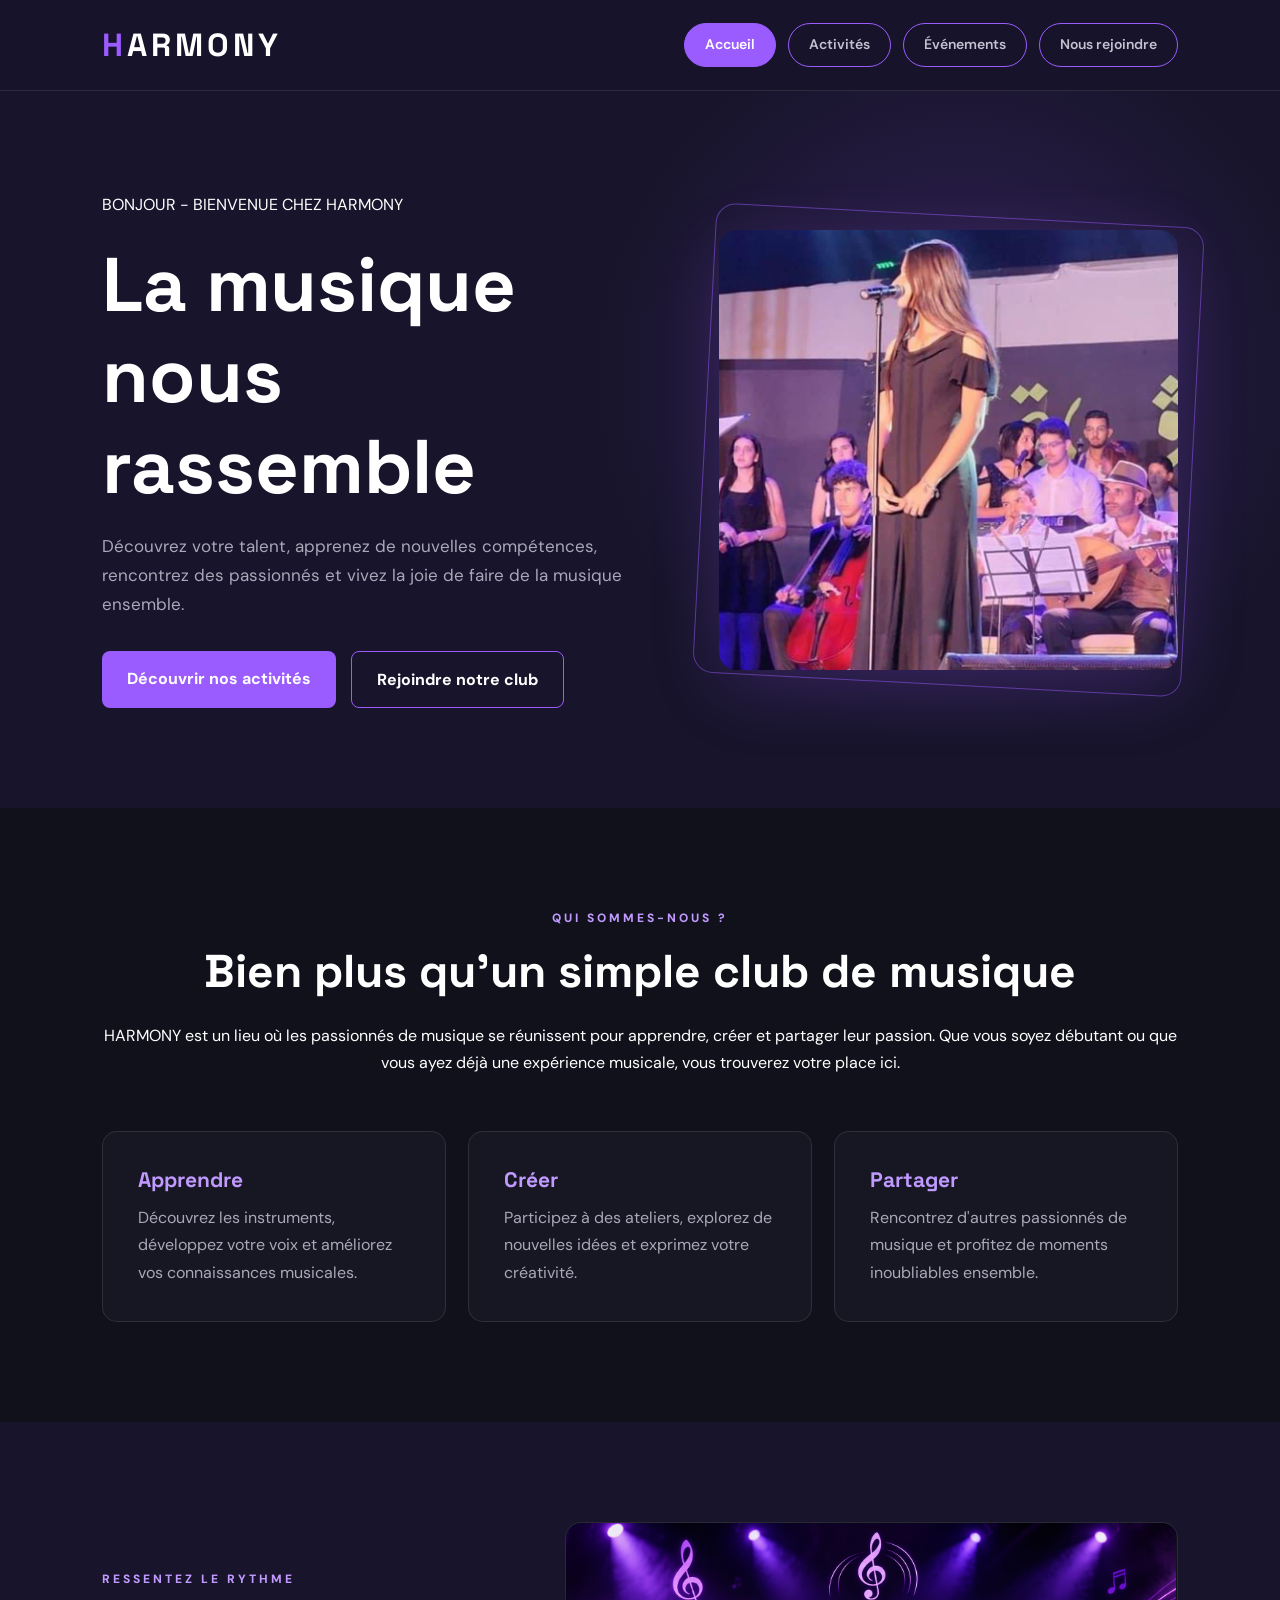
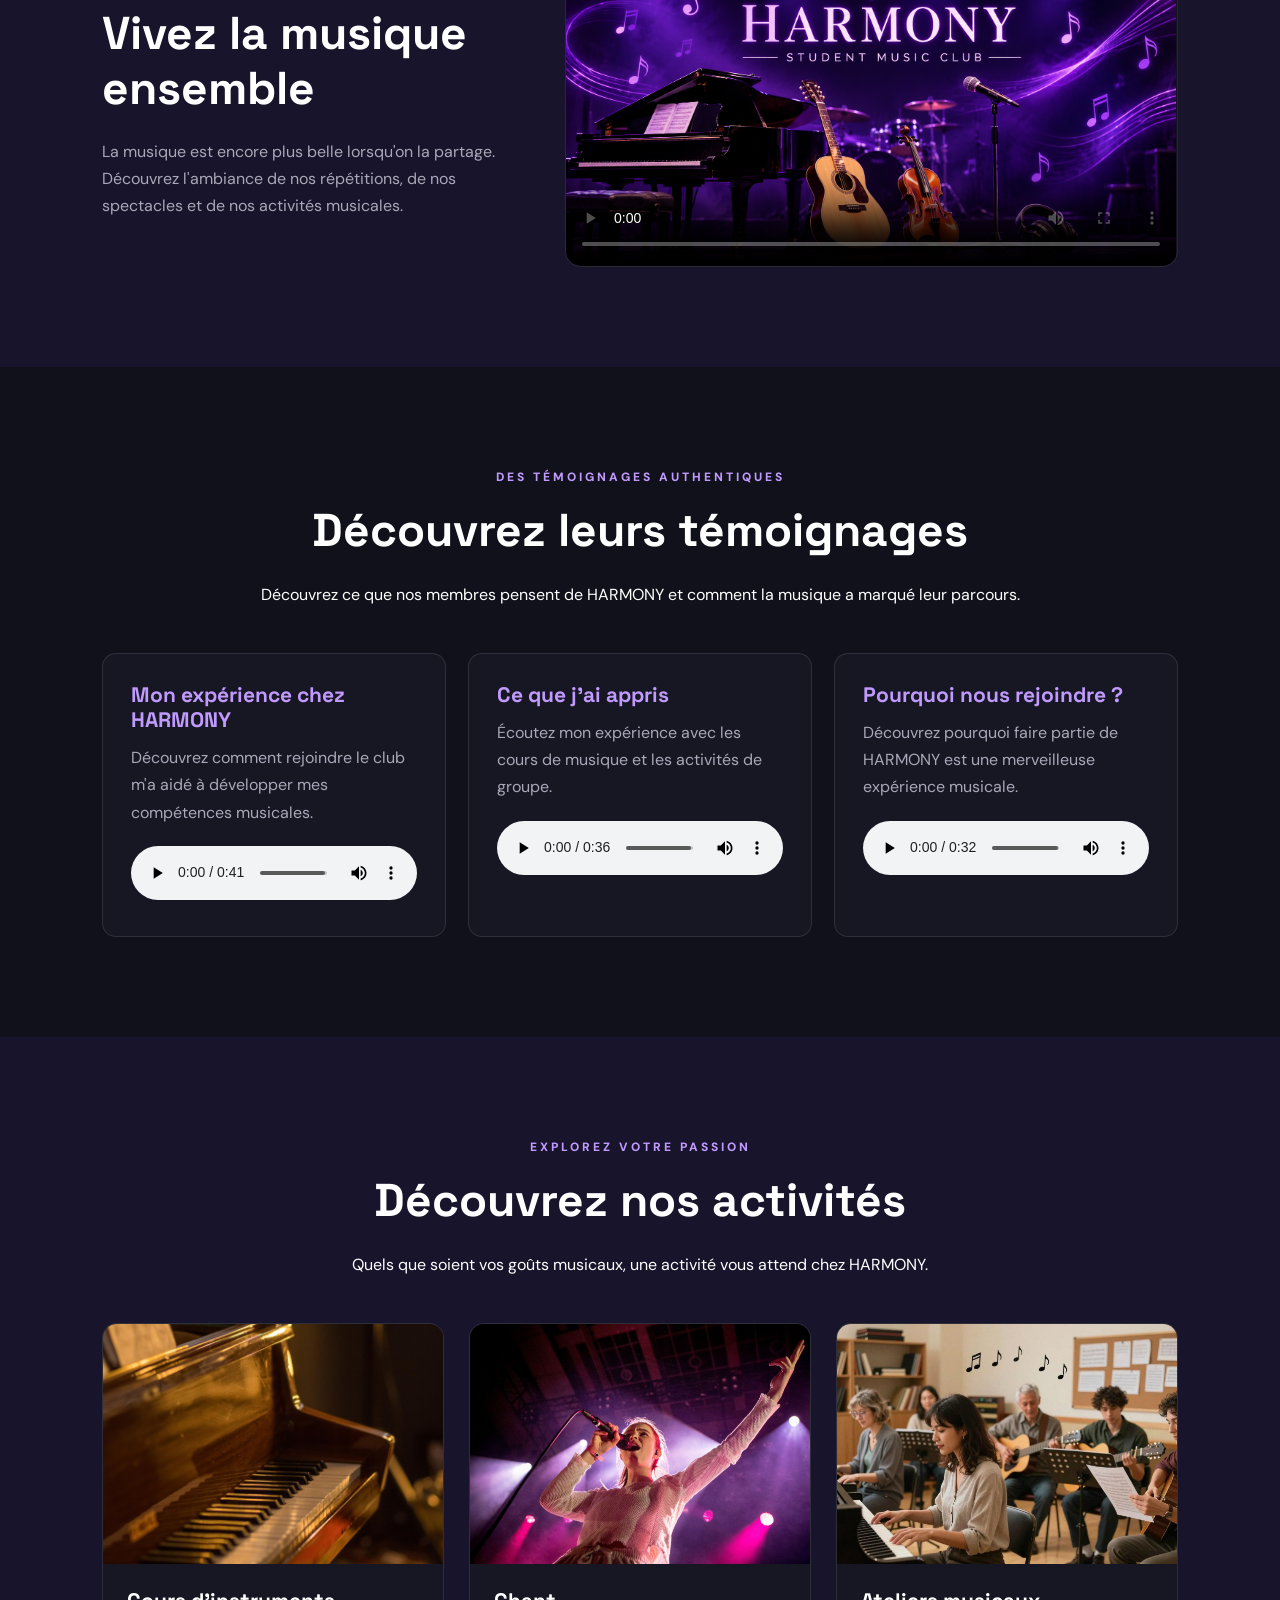
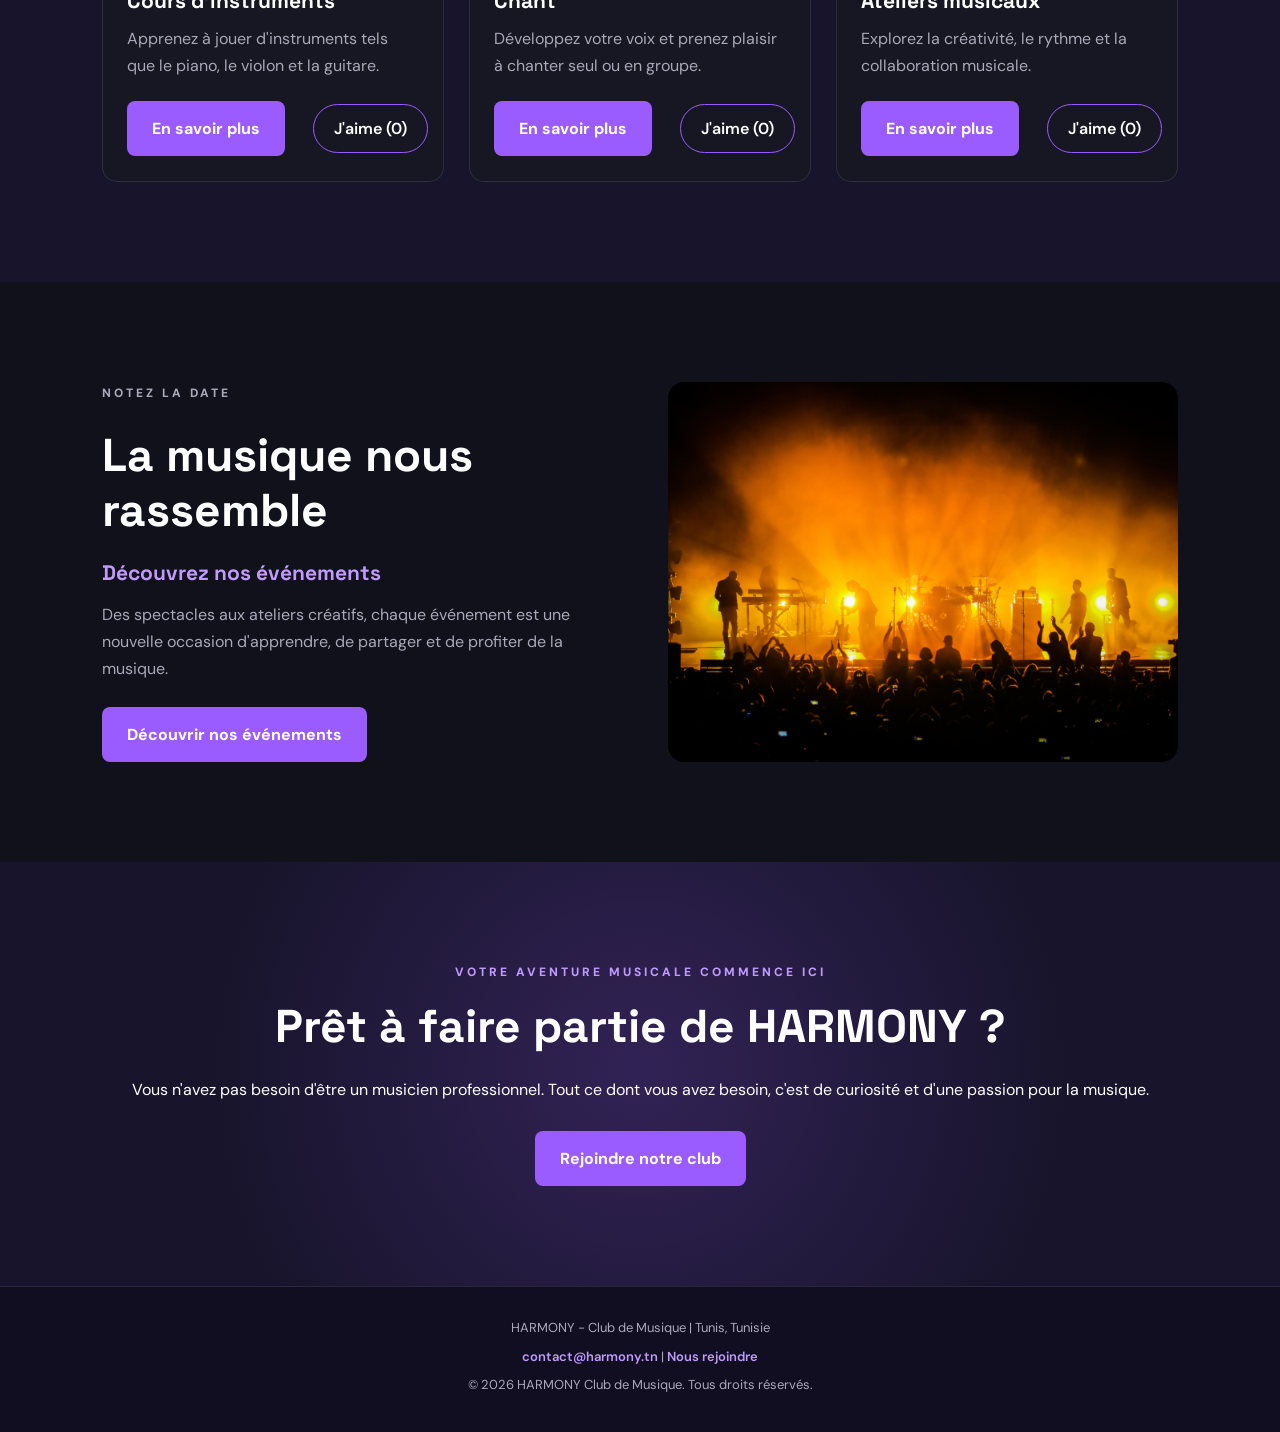
<file: index.html>
<!DOCTYPE html>
<html lang="fr">
<head>
    <meta charset="UTF-8">
    <meta name="viewport" content="width=device-width, initial-scale=1.0">
    <meta name="description" content="HARMONY - Club de Musique pour apprendre, creer et partager la musique ensemble.">
    <title>HARMONY - Club de Musique</title>
    <link rel="stylesheet" href="css/style.css">
</head>
<body>
    <header>
        <a href="index.html" class="logo">HARMONY</a>
        <button class="burger" type="button">☰</button>
        <nav id="main-nav">
            <ul>
                <li><a href="index.html" class="active">Accueil</a></li>
                <li><a href="activities.html">Activités</a></li>
                <li><a href="events.html">Événements</a></li>
                <li><a href="join.html">Nous rejoindre</a></li>
            </ul>
        </nav>
    </header>
    <main>
        <section id="hero">
            <div class="hero-content">
                <p class="hero-label">BIENVENUE CHEZ HARMONY</p>
                <h1>La musique nous rassemble</h1>
                <p>Découvrez votre talent, apprenez de nouvelles compétences, rencontrez des passionnés et vivez la joie de faire de la musique ensemble.</p>
                <div class="hero-buttons">
                    <a href="activities.html">Découvrir nos activités</a>
                    <a href="join.html">Rejoindre notre club</a>
                </div>
            </div>
            <div class="hero-image">
                <img src="images/hero.jpg" alt="Une chanteuse interprétant une chanson sur scène">
            </div>
        </section>
        <section id="about">
            <p class="section-label">QUI SOMMES-NOUS ?</p>
            <h2>Bien plus qu'un simple club de musique</h2>
            <p>HARMONY est un lieu où les passionnés de musique se réunissent pour apprendre, créer et partager leur passion. Que vous soyez débutant ou que vous ayez déjà une expérience musicale, vous trouverez votre place ici.</p>
            <div class="about-cards">
                <article>
                    <h3>Apprendre</h3>
                    <p>Découvrez les instruments, développez votre voix et améliorez vos connaissances musicales.</p>
                </article>
                <article>
                    <h3>Créer</h3>
                    <p>Participez à des ateliers, explorez de nouvelles idées et exprimez votre créativité.</p>
                </article>
                <article>
                    <h3>Partager</h3>
                    <p>Rencontrez d'autres passionnés de musique et profitez de moments inoubliables ensemble.</p>
                </article>
            </div>
        </section>
        <section id="music-video">
            <div class="video-content">
                <p class="section-label">RESSENTEZ LE RYTHME</p>
                <h2>Vivez la musique ensemble</h2>
                <p>La musique est encore plus belle lorsqu'on la partage. Découvrez l'ambiance de nos répétitions, de nos spectacles et de nos activités musicales.</p>
            </div>
            <video controls poster="images/harmony-music.jpg">
                <source src="videos/harmony-performance.mp4" type="video/mp4">
                Votre navigateur ne prend pas en charge la lecture vidéo.
            </video>
        </section>
        <section id="audio-testimonials">
            <p class="section-label">DES TÉMOIGNAGES AUTHENTIQUES</p>
            <h2>Découvrez leurs témoignages</h2>
            <p>Découvrez ce que nos membres pensent de HARMONY et comment la musique a marqué leur parcours.</p>
            <div class="audio-container">
                <article>
                    <h3>Mon expérience chez HARMONY</h3>
                    <p>Découvrez comment rejoindre le club m'a aidé à développer mes compétences musicales.</p>
                    <audio controls>
                        <source src="audio/member1.mp3" type="audio/mpeg">Votre navigateur ne prend pas en charge la lecture audio.</audio>
                    </article>
                <article>
                    <h3>Ce que j'ai appris</h3>
                    <p>Écoutez mon expérience avec les cours de musique et les activités de groupe.</p>
                    <audio controls><source src="audio/member2.mp3" type="audio/mpeg">Votre navigateur ne prend pas en charge la lecture audio.</audio>
                </article>
                <article>
                    <h3>Pourquoi nous rejoindre ?</h3>
                    <p>Découvrez pourquoi faire partie de HARMONY est une merveilleuse expérience musicale.</p>
                    <audio controls>
                        <source src="audio/member3.mp3" type="audio/mpeg">Votre navigateur ne prend pas en charge la lecture audio.</audio>
                    </article>
            </div>
        </section>
        <section id="home-activities">
            <p class="section-label">EXPLOREZ VOTRE PASSION</p>
            <h2>Découvrez nos activités</h2>
            <p>Quels que soient vos goûts musicaux, une activité vous attend chez HARMONY.</p>
            <div class="activities-container">
                <article>
                    <img src="images/piano.jpg" alt="Cours de piano" loading="lazy">
                    <h3>Cours d'instruments</h3>
                    <p>Apprenez à jouer d'instruments tels que le piano, le violon et la guitare.</p>
                    <a href="activities.html">En savoir plus</a>
                    <button class="btn-jaime" type="button">J'aime (0)</button>
                </article>
                <article>
                    <img src="images/singing.jpg" alt="Chanteur en pleine prestation" loading="lazy">
                    <h3>Chant</h3>
                    <p>Développez votre voix et prenez plaisir à chanter seul ou en groupe.</p>
                    <a href="activities.html">En savoir plus</a>
                    <button class="btn-jaime" type="button">J'aime (0)</button>
                </article>
                <article>
                    <img src="images/workshop.jpg" alt="Atelier de musique" loading="lazy">
                    <h3>Ateliers musicaux</h3>
                    <p>Explorez la créativité, le rythme et la collaboration musicale.</p>
                    <a href="activities.html">En savoir plus</a>
                    <button class="btn-jaime" type="button">J'aime (0)</button>
                </article>
            </div>
        </section>
        <section id="home-events">
            <div>
                <p class="section-label">NOTEZ LA DATE</p>
                <h2>La musique nous rassemble</h2>
                <h3>Découvrez nos événements</h3>
                <p>Des spectacles aux ateliers créatifs, chaque événement est une nouvelle occasion d'apprendre, de partager et de profiter de la musique.</p>
                <a href="events.html">Découvrir nos événements</a>
            </div>
            <img src="images/concert.jpg" alt="Musiciens en concert" loading="lazy">
        </section>
        <section id="home-join">
            <p class="section-label">VOTRE AVENTURE MUSICALE COMMENCE ICI</p>
            <h2>Prêt à faire partie de HARMONY ?</h2>
            <p>Vous n'avez pas besoin d'être un musicien professionnel. Tout ce dont vous avez besoin, c'est de curiosité et d'une passion pour la musique.</p>
            <a href="join.html">Rejoindre notre club</a>
        </section>
    </main>
    <footer>
        <p>HARMONY - Club de Musique | Tunis, Tunisie</p>
        <p><a href="mailto:contact@harmony.tn">contact@harmony.tn</a> | <a href="join.html">Nous rejoindre</a></p>
        <p>&copy; 2026 HARMONY Club de Musique. Tous droits réservés.</p>
    </footer>
    <script src="js/script.js" defer></script>
</body>
</html>
</file>
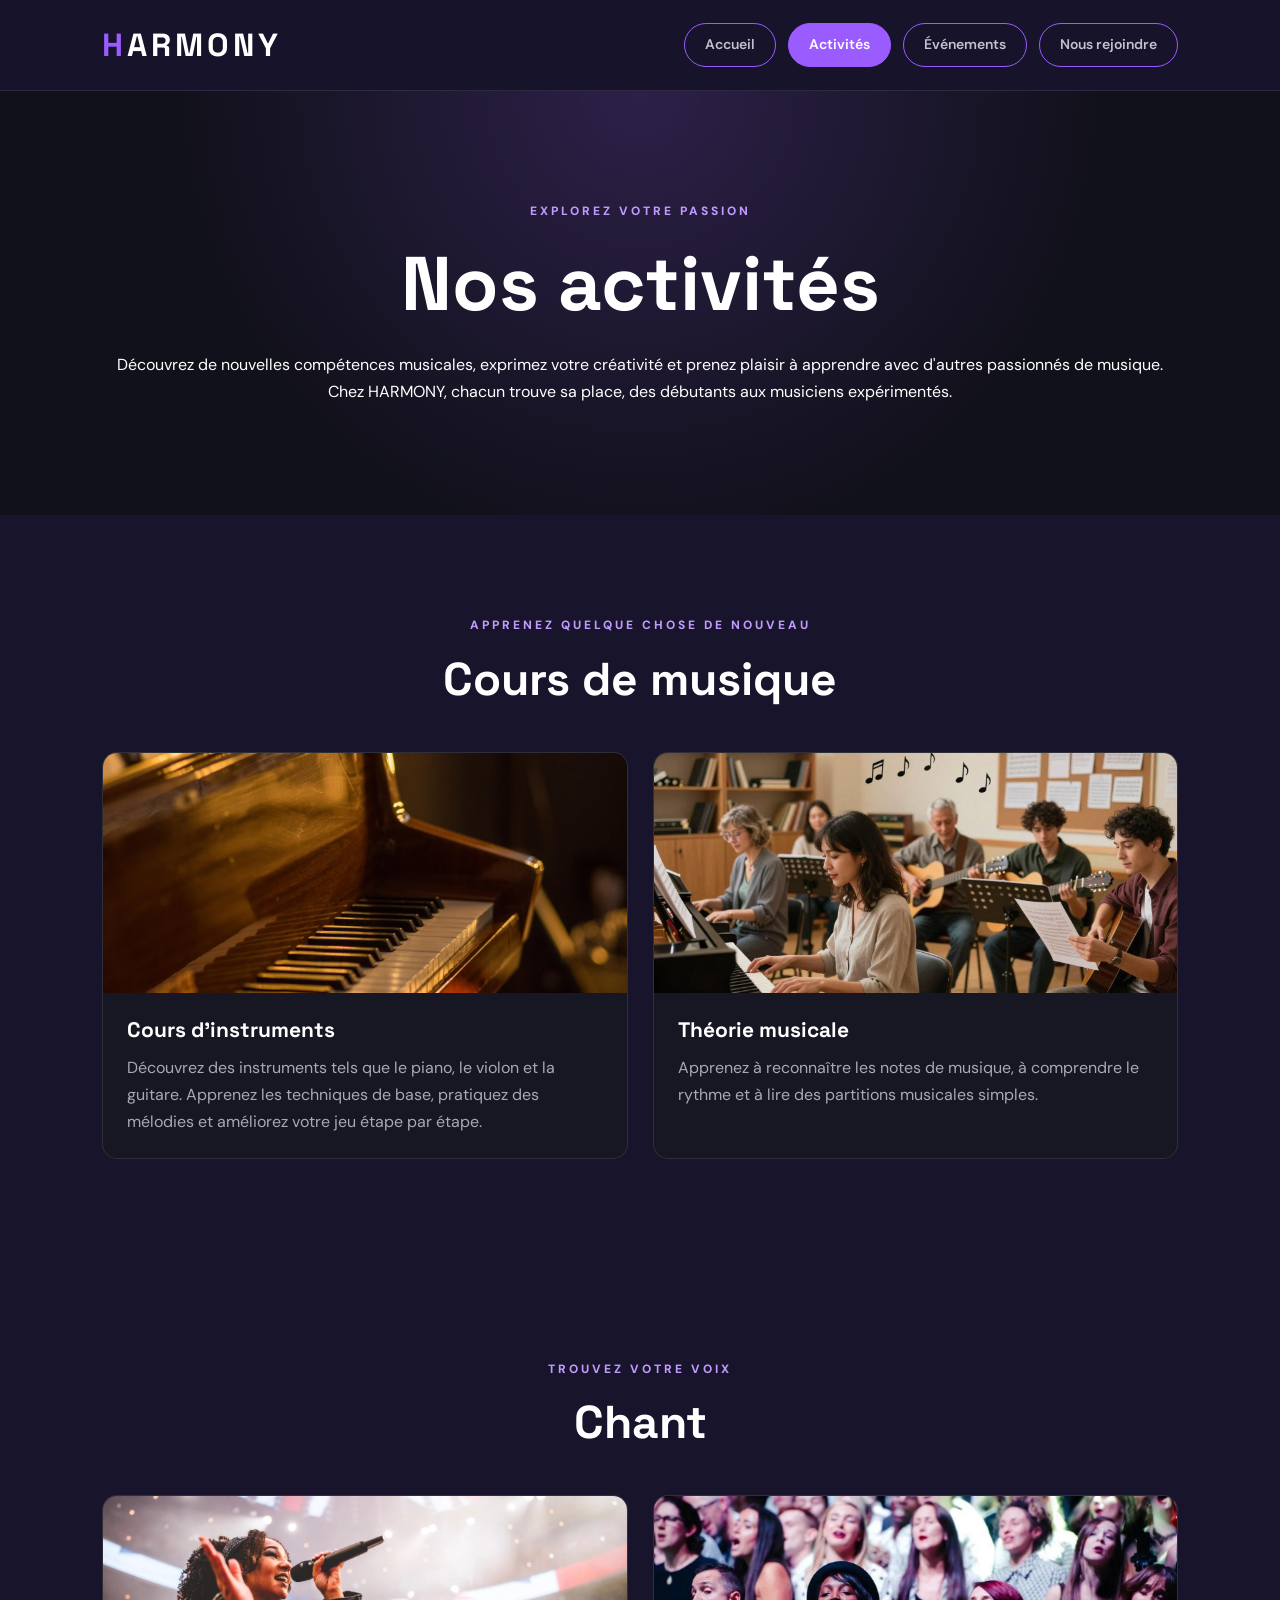
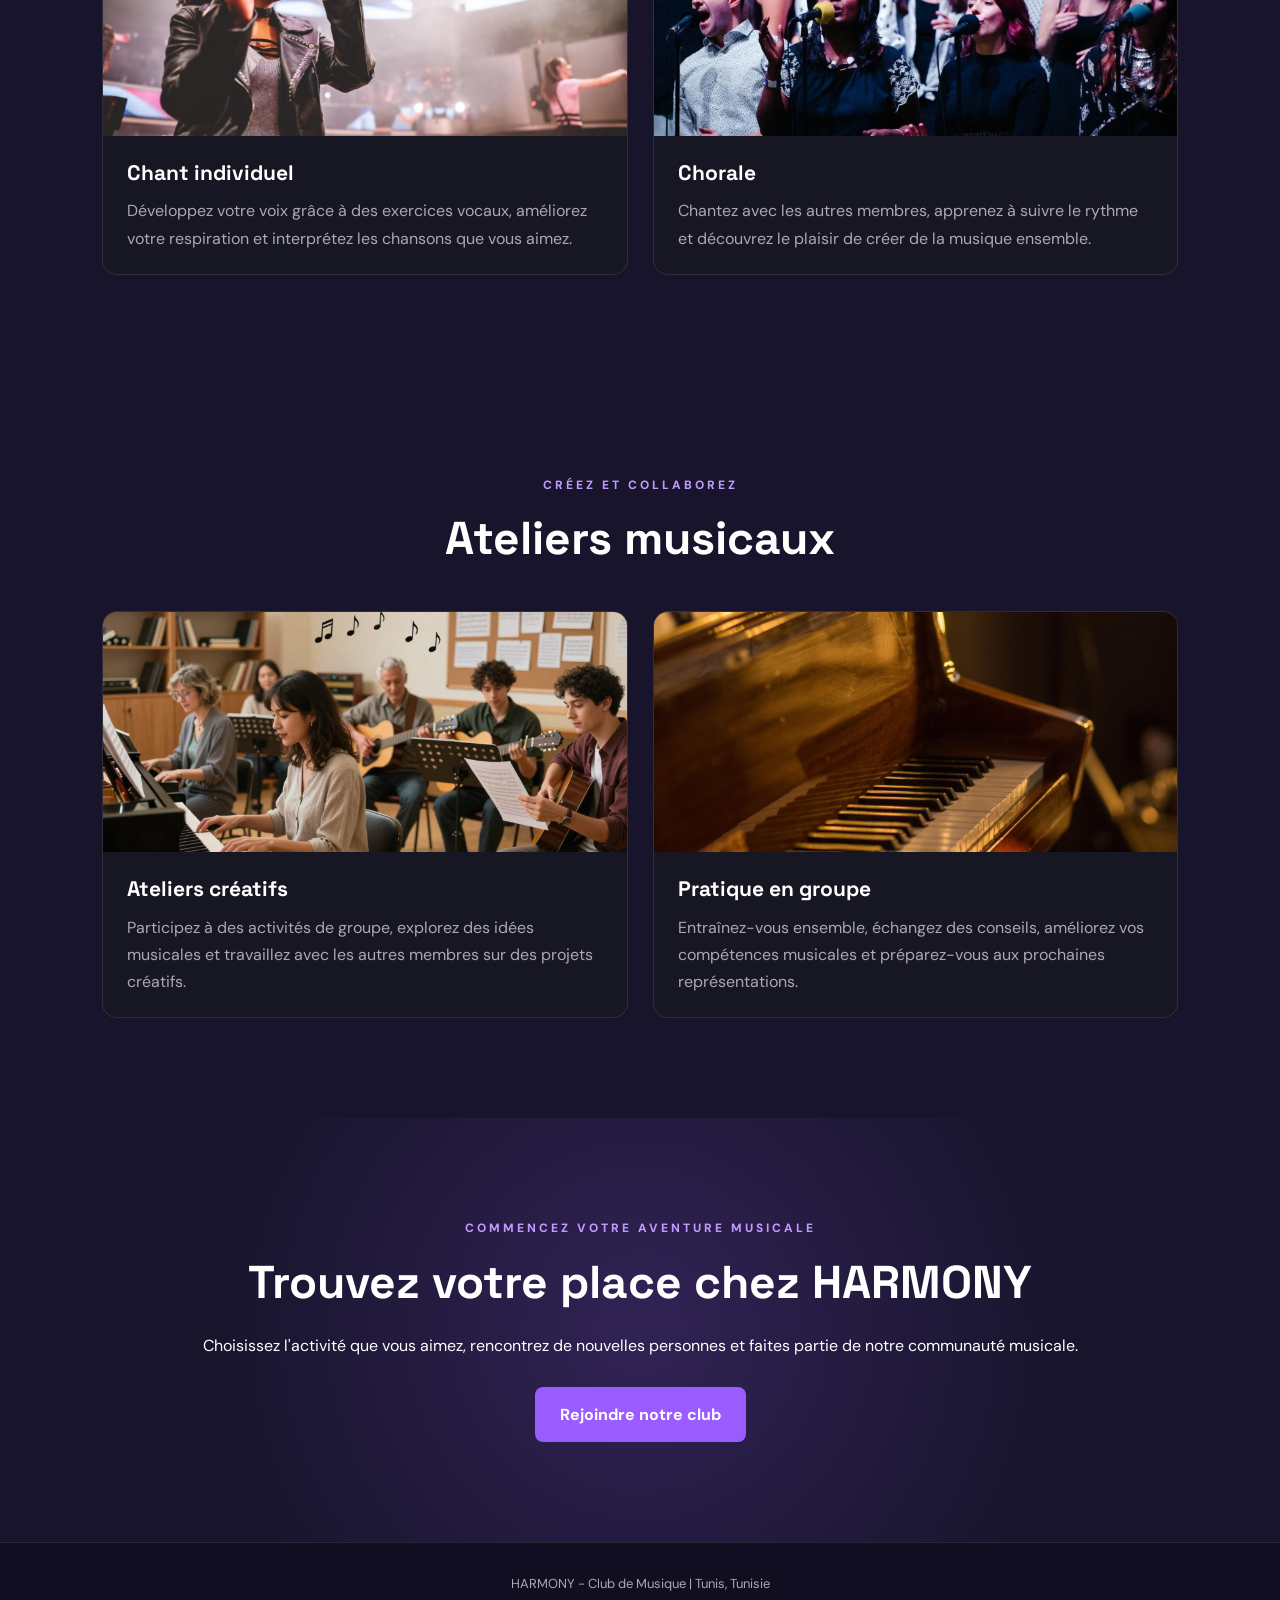
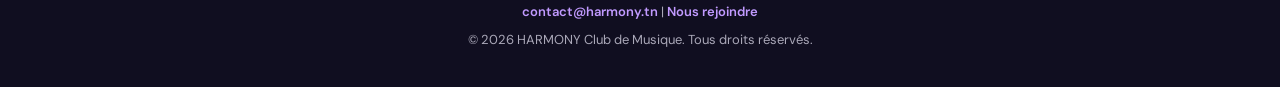
<file: activities.html>
<!DOCTYPE html>
<html lang="fr">
<head>
    <meta charset="UTF-8">
    <meta name="viewport" content="width=device-width, initial-scale=1.0">
    <meta name="description" content="Découvrez les activités de HARMONY : instruments, chant, chorale, théorie et ateliers musicaux.">
    <title>Activités - Club de Musique HARMONY</title>
    <link rel="stylesheet" href="css/style.css">
</head>
<body>
    <header>
        <a href="index.html" class="logo">HARMONY</a>
        <button class="burger" type="button">☰</button>
        <nav id="main-nav">
            <ul>
                <li><a href="index.html">Accueil</a></li>
                <li><a href="activities.html" class="active">Activités</a></li>
                <li><a href="events.html">Événements</a></li>
                <li><a href="join.html">Nous rejoindre</a></li>
            </ul>
        </nav>
    </header>
    <main>
        <section id="intro">
            <p class="section-label">EXPLOREZ VOTRE PASSION</p>
            <h1>Nos activités</h1>
            <p>Découvrez de nouvelles compétences musicales, exprimez votre créativité et prenez plaisir à apprendre avec d'autres passionnés de musique. Chez HARMONY, chacun trouve sa place, des débutants aux musiciens expérimentés.</p>
        </section>
        <section id="lessons">
            <p class="section-label">APPRENEZ QUELQUE CHOSE DE NOUVEAU</p>
            <h2>Cours de musique</h2>
            <div class="activities-container">
                <article>
                    <img src="images/piano.jpg" alt="Cours de piano" loading="lazy">
                    <h3>Cours d'instruments</h3>
                    <p>Découvrez des instruments tels que le piano, le violon et la guitare. Apprenez les techniques de base, pratiquez des mélodies et améliorez votre jeu étape par étape.</p>
                </article>
                <article>
                    <img src="images/workshop.jpg" alt="Notes de musique" loading="lazy">
                    <h3>Théorie musicale</h3>
                    <p>Apprenez à reconnaître les notes de musique, à comprendre le rythme et à lire des partitions musicales simples.</p>
                </article>
            </div>
        </section>
        <section id="singing">
            <p class="section-label">TROUVEZ VOTRE VOIX</p>
            <h2>Chant</h2>
            <div class="activities-container">
                <article>
                    <img src="images/Singing.png" alt="Chanteur en pleine prestation" loading="lazy">
                    <h3>Chant individuel</h3>
                    <p>Développez votre voix grâce à des exercices vocaux, améliorez votre respiration et interprétez les chansons que vous aimez.</p>
                </article>
                <article>
                    <img src="images/Choir.jpg" alt="Groupe de chanteurs" loading="lazy">
                    <h3>Chorale</h3>
                    <p>Chantez avec les autres membres, apprenez à suivre le rythme et découvrez le plaisir de créer de la musique ensemble.</p>
                </article>
            </div>
        </section>
        <section id="workshops">
            <p class="section-label">CRÉEZ ET COLLABOREZ</p>
            <h2>Ateliers musicaux</h2>
            <div class="activities-container">
                <article>
                    <img src="images/workshop.jpg" alt="Atelier musical créatif" loading="lazy">
                    <h3>Ateliers créatifs</h3>
                    <p>Participez à des activités de groupe, explorez des idées musicales et travaillez avec les autres membres sur des projets créatifs.</p>
                </article>
                <article>
                    <img src="images/piano.jpg" alt="Pratique musicale" loading="lazy">
                    <h3>Pratique en groupe</h3>
                    <p>Entraînez-vous ensemble, échangez des conseils, améliorez vos compétences musicales et préparez-vous aux prochaines représentations.</p>
                </article>
            </div>
        </section>
        <section id="join">
            <p class="section-label">COMMENCEZ VOTRE AVENTURE MUSICALE</p>
            <h2>Trouvez votre place chez HARMONY</h2>
            <p>Choisissez l'activité que vous aimez, rencontrez de nouvelles personnes et faites partie de notre communauté musicale.</p>
            <a href="join.html">Rejoindre notre club</a>
        </section>
    </main>
    <footer>
        <p>HARMONY - Club de Musique | Tunis, Tunisie</p>
        <p><a href="mailto:contact@harmony.tn">contact@harmony.tn</a> | <a href="join.html">Nous rejoindre</a></p>
        <p>&copy; 2026 HARMONY Club de Musique. Tous droits réservés.</p>
    </footer>
    <script src="js/script.js" defer></script>
</body>
</html>
</file>
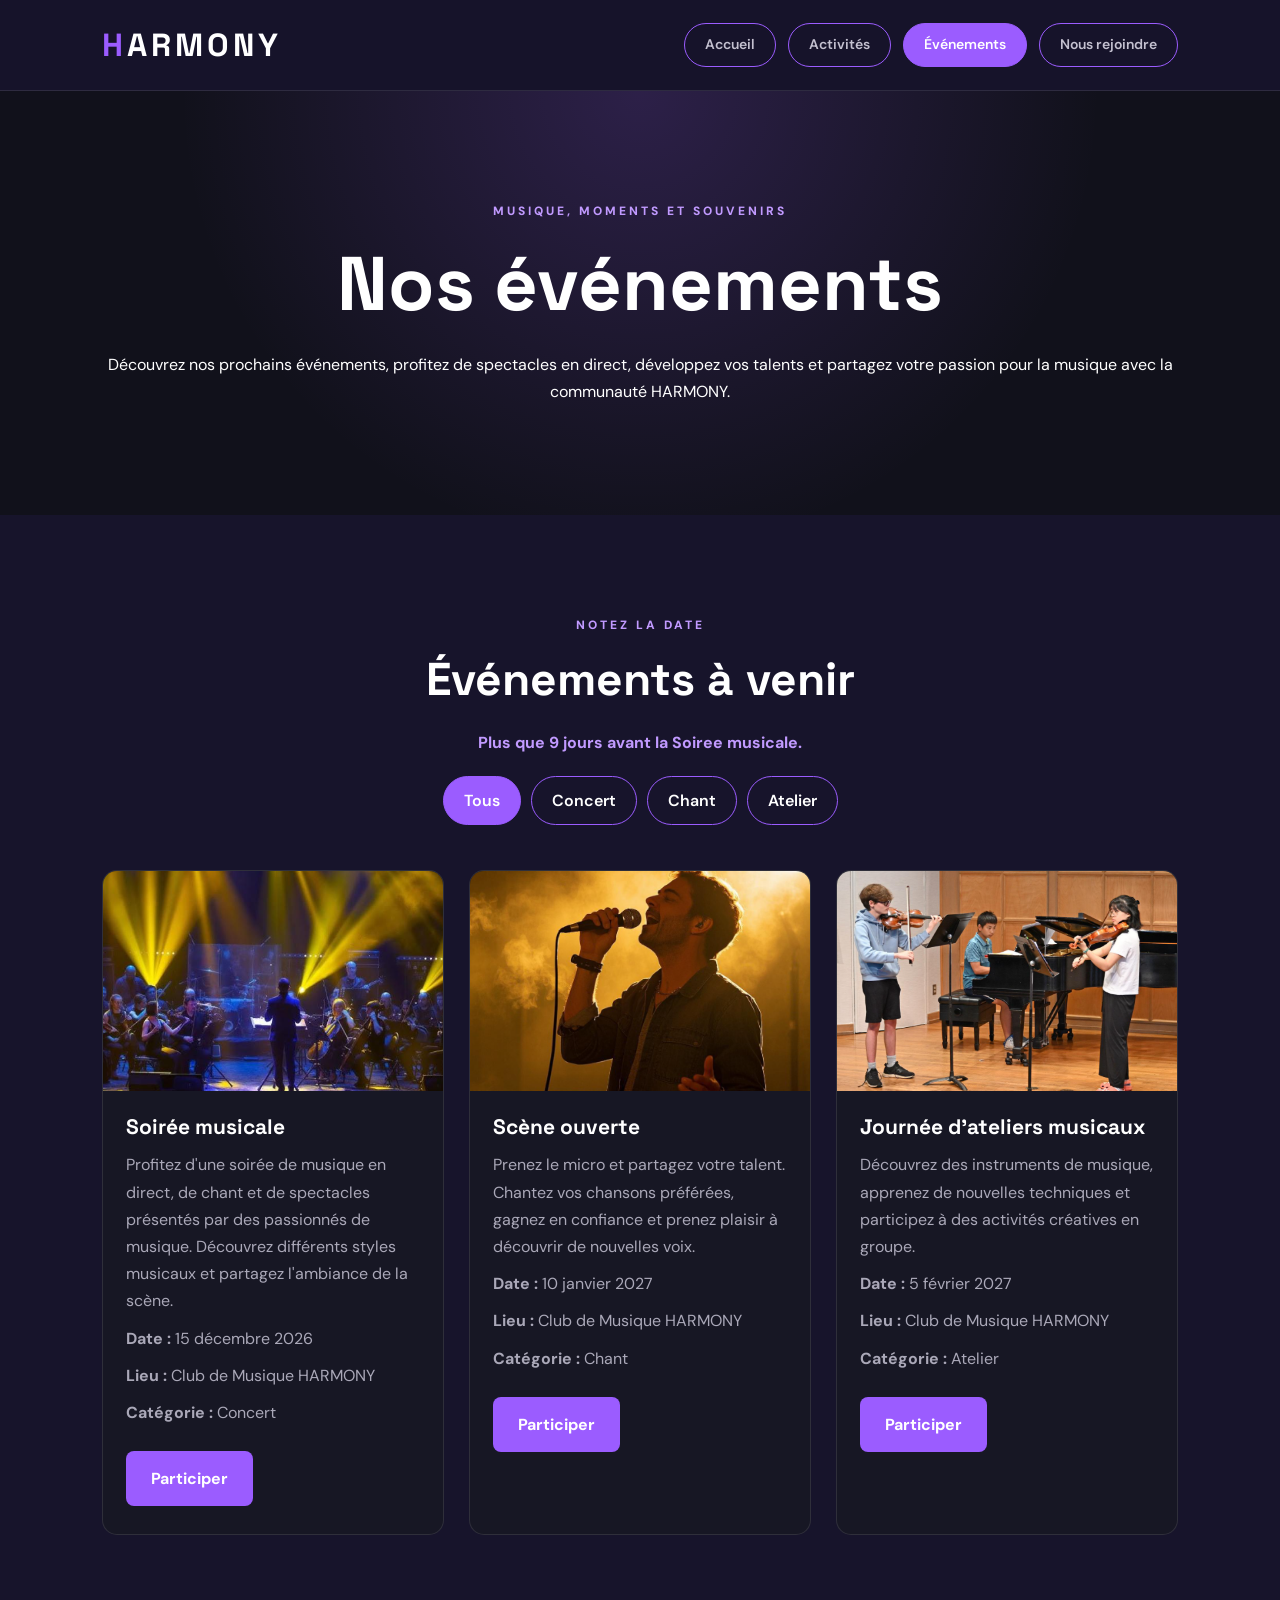
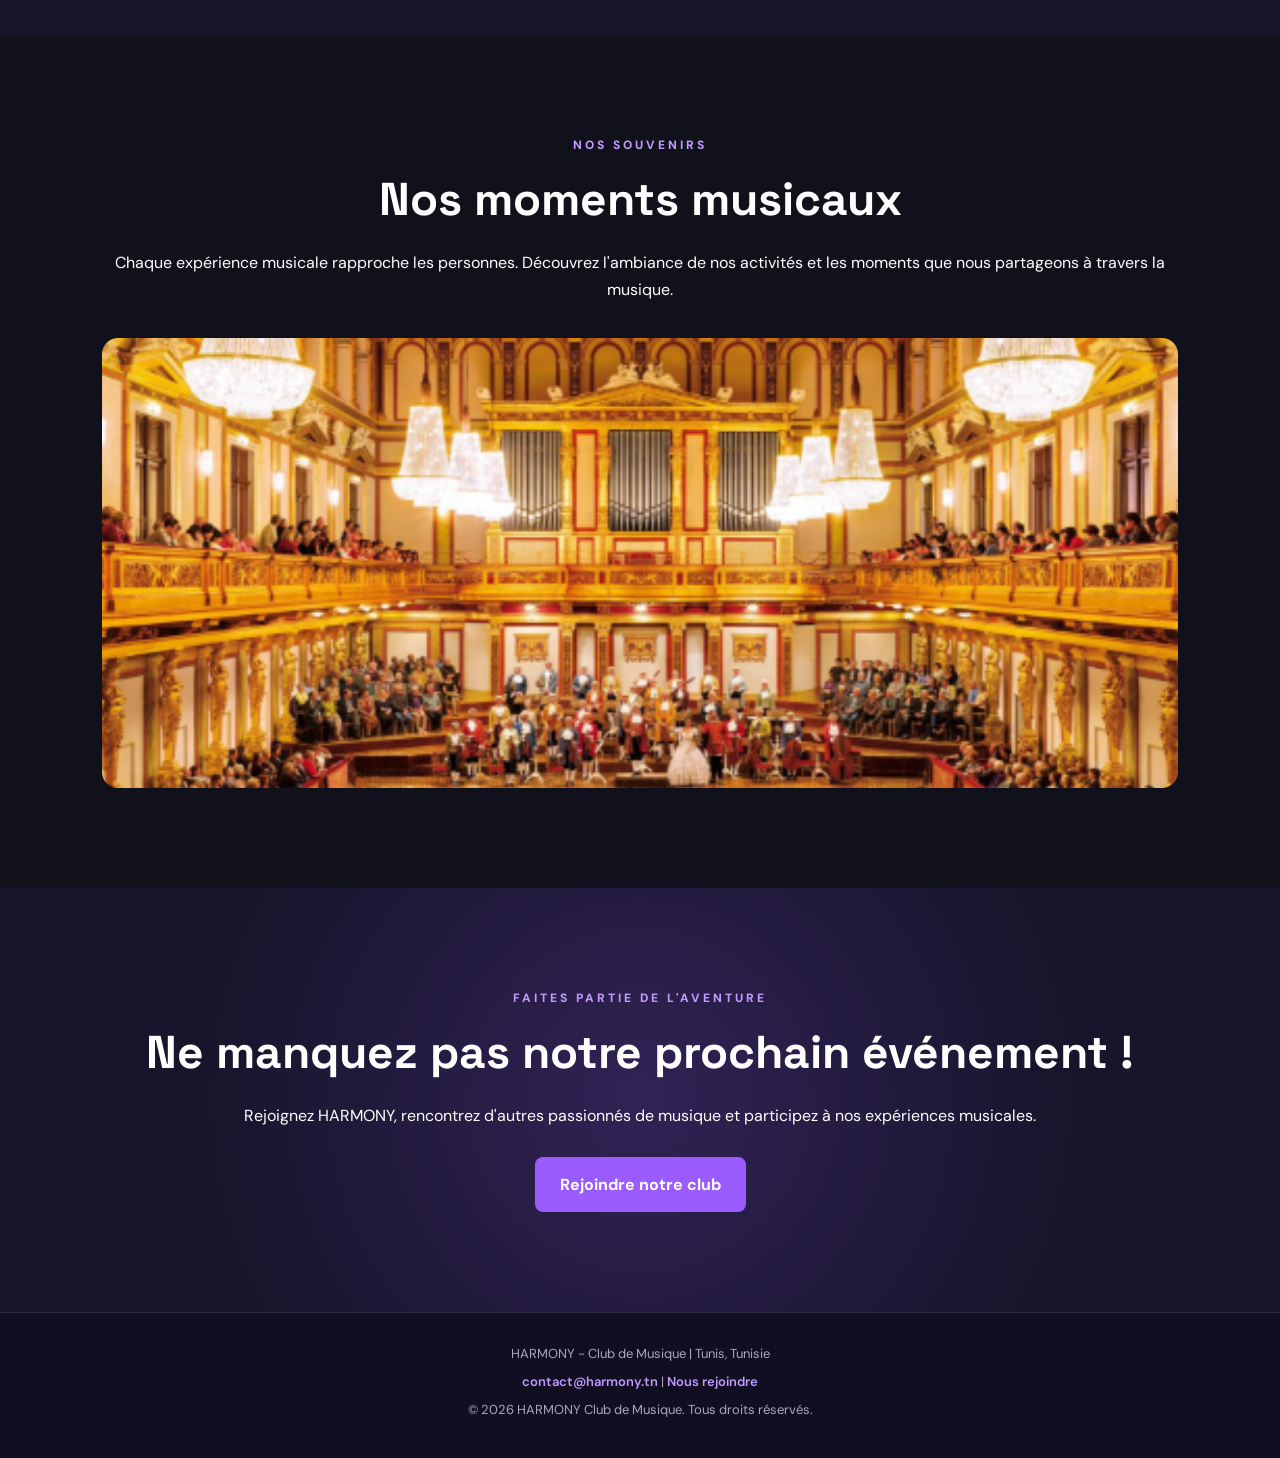
<file: events.html>
<!DOCTYPE html>
<html lang="fr">
<head>
    <meta charset="UTF-8">
    <meta name="viewport" content="width=device-width, initial-scale=1.0">
    <meta name="description" content="Découvrez les événements de HARMONY : concerts, scène ouverte et ateliers musicaux.">
    <title>Événements - Club de Musique HARMONY</title>
    <link rel="stylesheet" href="css/style.css">
</head>
<body>
    <header>
        <a href="index.html" class="logo">HARMONY</a>
        <button class="burger" type="button">☰</button>
        <nav id="main-nav">
            <ul>
                <li><a href="index.html">Accueil</a></li>
                <li><a href="activities.html">Activités</a></li>
                <li><a href="events.html" class="active">Événements</a></li>
                <li><a href="join.html">Nous rejoindre</a></li>
            </ul>
        </nav>
    </header>
    <main>
        <section id="intro">
            <p class="section-label">MUSIQUE, MOMENTS ET SOUVENIRS</p>
            <h1>Nos événements</h1>
            <p>Découvrez nos prochains événements, profitez de spectacles en direct, développez vos talents et partagez votre passion pour la musique avec la communauté HARMONY.</p>
        </section>
        <section id="upcoming-events">
            <p class="section-label">NOTEZ LA DATE</p>
            <h2>Événements à venir</h2>
            <p id="countdown"></p>
            <div class="filtres">
                <button class="filtre-btn actif" type="button" data-filtre="tous">Tous</button>
                <button class="filtre-btn" type="button" data-filtre="Concert">Concert</button>
                <button class="filtre-btn" type="button" data-filtre="Chant">Chant</button>
                <button class="filtre-btn" type="button" data-filtre="Atelier">Atelier</button>
            </div>
            <div class="events-container">
                <article data-categorie="Concert">
                    <img src="images/music-night.jpg" alt="Concert de musique en direct" loading="lazy">
                    <h3>Soirée musicale</h3>
                    <p>Profitez d'une soirée de musique en direct, de chant et de spectacles présentés par des passionnés de musique. Découvrez différents styles musicaux et partagez l'ambiance de la scène.</p>
                    <p><strong>Date :</strong> 15 décembre 2026</p>
                    <p><strong>Lieu :</strong> Club de Musique HARMONY</p>
                    <p><strong>Catégorie :</strong> Concert</p>
                    <a href="join.html">Participer</a>
                </article>
                <article data-categorie="Chant">
                    <img src="images/open-mic.jpg" alt="Chanteur en pleine prestation" loading="lazy">
                    <h3>Scène ouverte</h3>
                    <p>Prenez le micro et partagez votre talent. Chantez vos chansons préférées, gagnez en confiance et prenez plaisir à découvrir de nouvelles voix.</p>
                    <p><strong>Date :</strong> 10 janvier 2027</p>
                    <p><strong>Lieu :</strong> Club de Musique HARMONY</p>
                    <p><strong>Catégorie :</strong> Chant</p>
                    <a href="join.html">Participer</a>
                </article>
                <article data-categorie="Atelier">
                    <img src="images/workshop-day.jpg" alt="Atelier de musique" loading="lazy">
                    <h3>Journée d'ateliers musicaux</h3>
                    <p>Découvrez des instruments de musique, apprenez de nouvelles techniques et participez à des activités créatives en groupe.</p>
                    <p><strong>Date :</strong> 5 février 2027</p>
                    <p><strong>Lieu :</strong> Club de Musique HARMONY</p>
                    <p><strong>Catégorie :</strong> Atelier</p>
                    <a href="join.html">Participer</a>
                </article>
            </div>
        </section>
        <section id="past-events">
            <p class="section-label">NOS SOUVENIRS</p>
            <h2>Nos moments musicaux</h2>
            <p>Chaque expérience musicale rapproche les personnes. Découvrez l'ambiance de nos activités et les moments que nous partageons à travers la musique.</p>
            <img src="images/music-moments.jpg" alt="Spectacle musical de HARMONY" loading="lazy">
        </section>
        <section id="join">
            <p class="section-label">FAITES PARTIE DE L'AVENTURE</p>
            <h2>Ne manquez pas notre prochain événement !</h2>
            <p>Rejoignez HARMONY, rencontrez d'autres passionnés de musique et participez à nos expériences musicales.</p>
            <a href="join.html">Rejoindre notre club</a>
        </section>
    </main>
    <footer>
        <p>HARMONY - Club de Musique | Tunis, Tunisie</p>
        <p><a href="mailto:contact@harmony.tn">contact@harmony.tn</a> | <a href="join.html">Nous rejoindre</a></p>
        <p>&copy; 2026 HARMONY Club de Musique. Tous droits réservés.</p>
    </footer>
    <script src="js/script.js" defer></script>
</body>
</html>
</file>
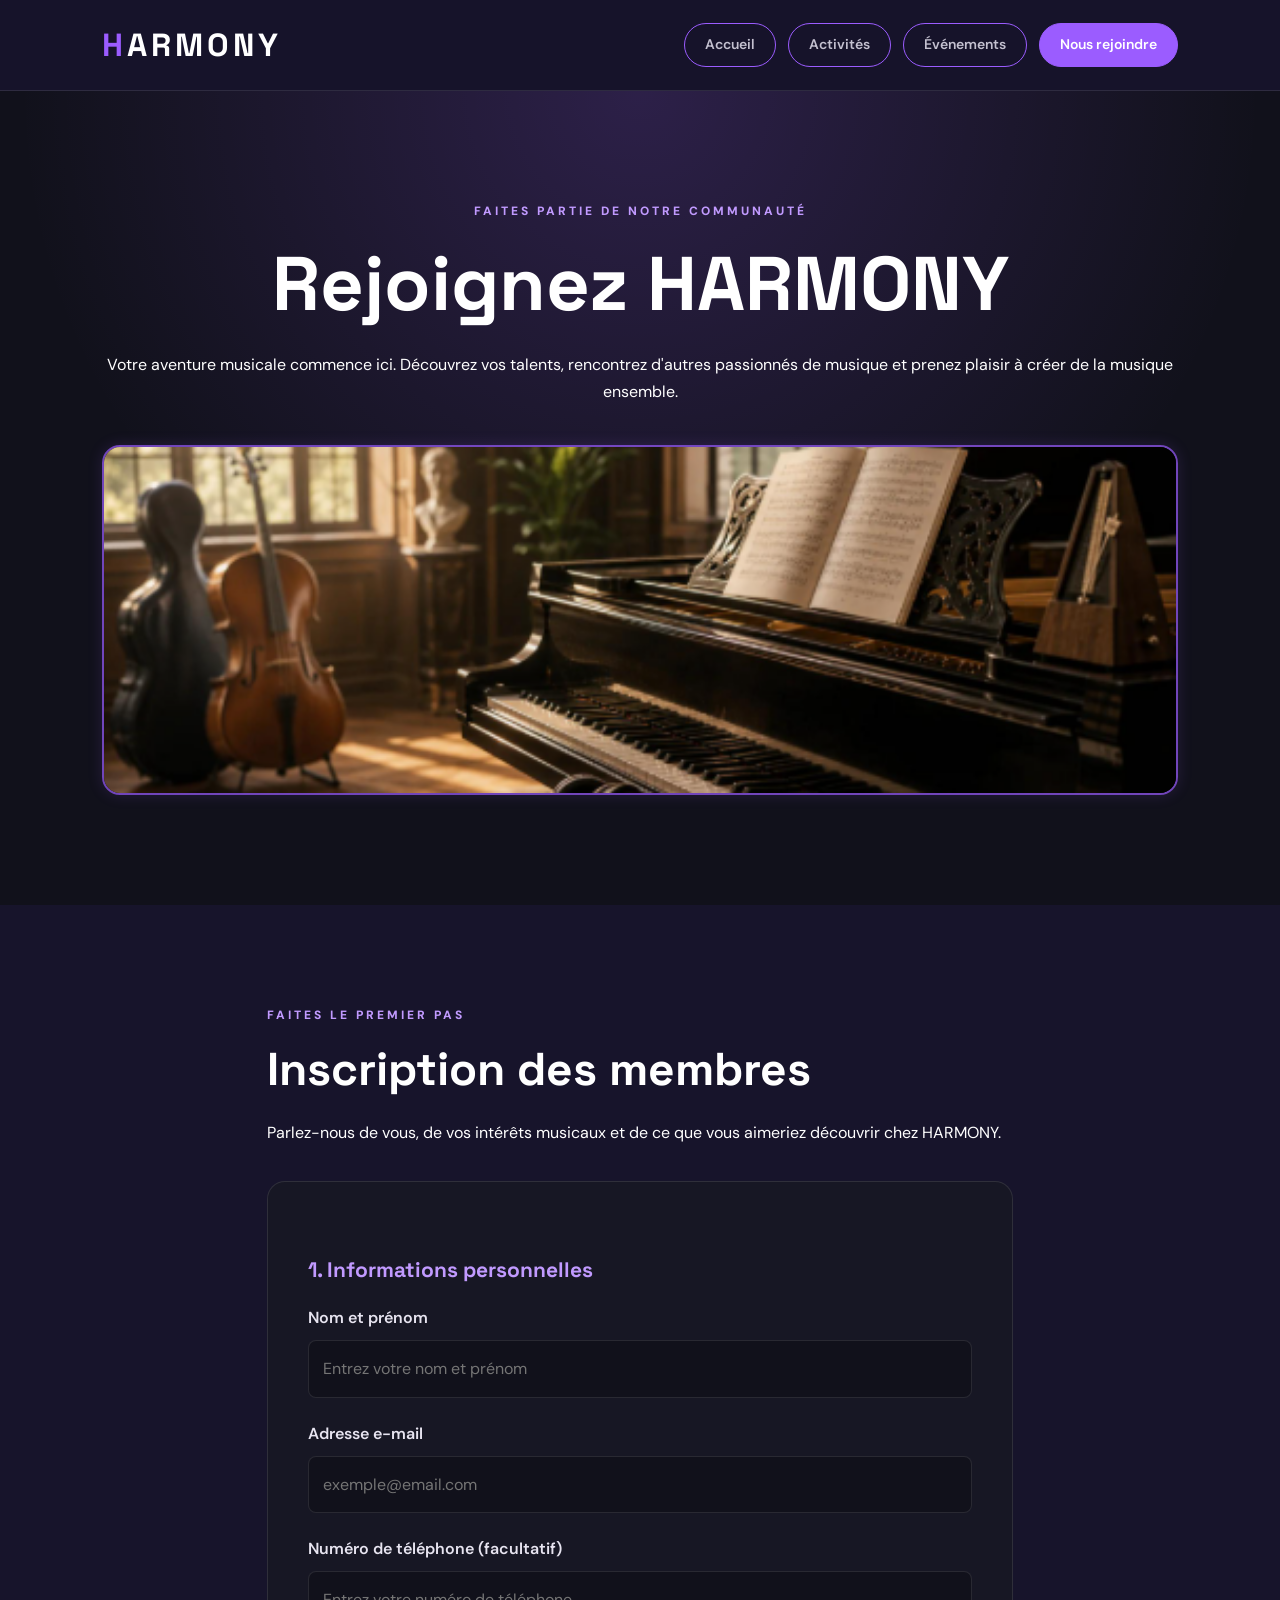
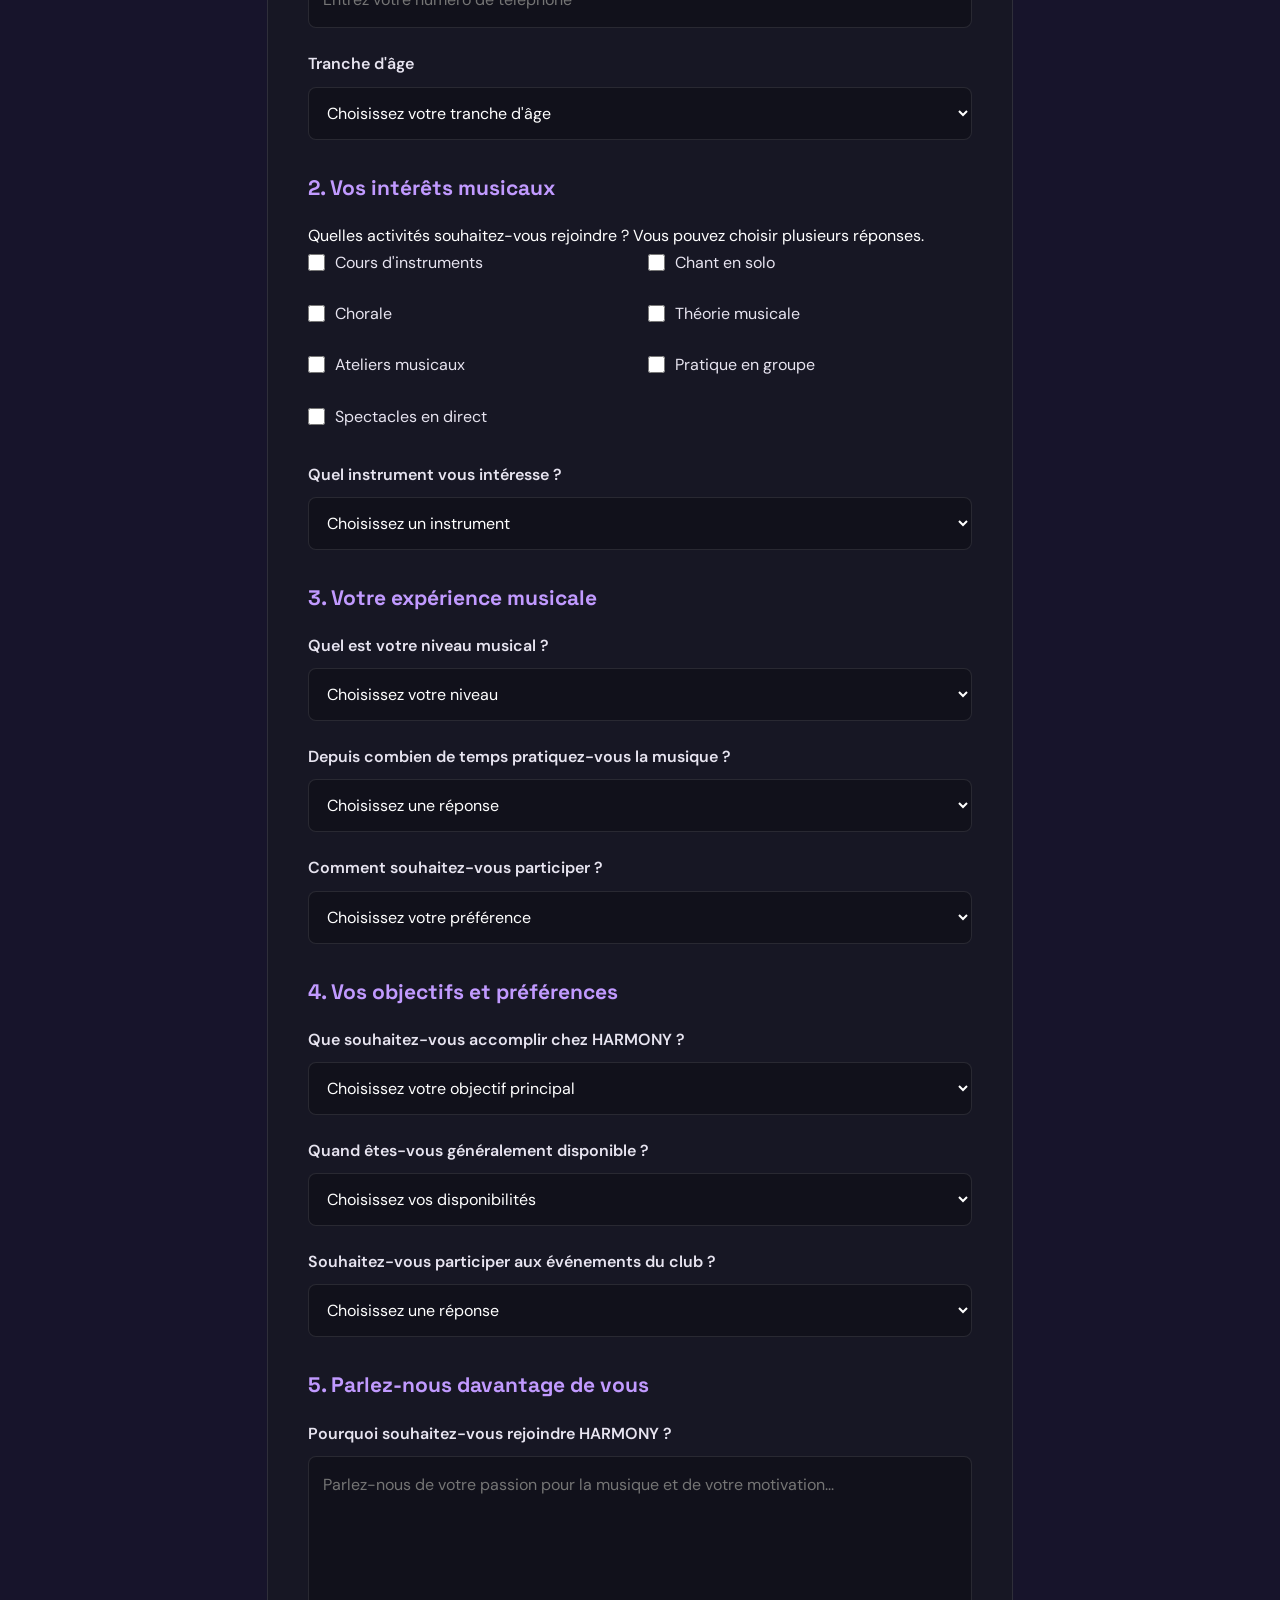
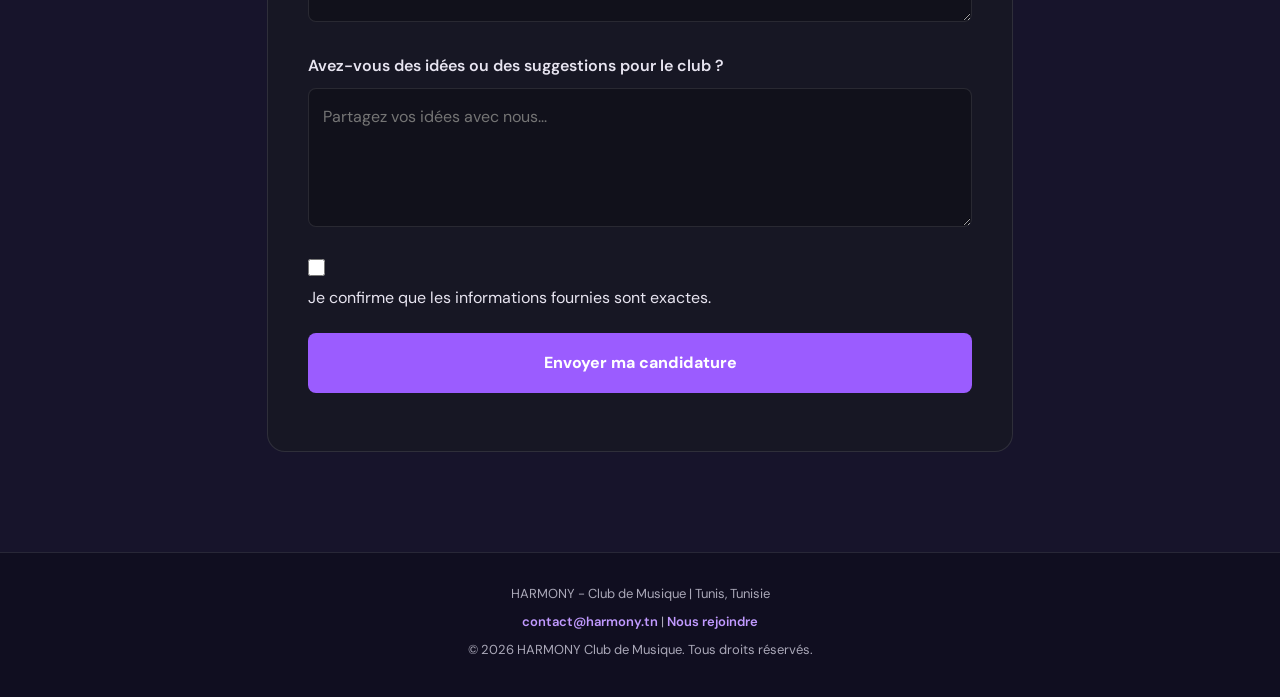
<file: join.html>
<!DOCTYPE html>
<html lang="fr">
<head>
    <meta charset="UTF-8">
    <meta name="viewport" content="width=device-width, initial-scale=1.0">
    <meta name="description" content="Rejoignez HARMONY - Inscription au Club de Musique pour apprendre et partager la musique.">
    <title>Nous rejoindre - Club de Musique HARMONY</title>
    <link rel="stylesheet" href="css/style.css">
</head>
<body>
    <header>
        <a href="index.html" class="logo">HARMONY</a>
        <button class="burger" type="button">☰</button>
        <nav id="main-nav">
            <ul>
                <li><a href="index.html">Accueil</a></li>
                <li><a href="activities.html">Activités</a></li>
                <li><a href="events.html">Événements</a></li>
                <li><a href="join.html" class="active">Nous rejoindre</a></li>
            </ul>
        </nav>
    </header>
    <main>
        <section id="intro">
            <p class="section-label">FAITES PARTIE DE NOTRE COMMUNAUTÉ</p>
            <h1>Rejoignez HARMONY</h1>
            <p>Votre aventure musicale commence ici. Découvrez vos talents, rencontrez d'autres passionnés de musique et prenez plaisir à créer de la musique ensemble.</p>
            <img src="images/join-music.jpg" alt="Instruments de musique dans un studio" loading="lazy">
        </section>
        <section id="join-form-section">
            <p class="section-label">FAITES LE PREMIER PAS</p>
            <h2>Inscription des membres</h2>
            <p>Parlez-nous de vous, de vos intérêts musicaux et de ce que vous aimeriez découvrir chez HARMONY.</p>
            <form id="join-form" novalidate>
                <h3>1. Informations personnelles</h3>
                <div>
                    <label for="fullname">Nom et prénom</label>
                    <input type="text" id="fullname" name="fullname" placeholder="Entrez votre nom et prénom" required>
                </div>
                <div>
                    <label for="email">Adresse e-mail</label>
                    <input type="email" id="email" name="email" placeholder="exemple@email.com" required>
                </div>
                <div>
                    <label for="phone">Numéro de téléphone (facultatif)</label>
                    <input type="tel" id="phone" name="phone" placeholder="Entrez votre numéro de téléphone">
                </div>
                <div>
                    <label for="age">Tranche d'âge</label>
                    <select id="age" name="age" required>
                        <option value="">Choisissez votre tranche d'âge</option>
                        <option value="Under 18">Moins de 18 ans</option>
                        <option value="18-25">18-25 ans</option>
                        <option value="26-35">26-35 ans</option>
                        <option value="Over 35">Plus de 35 ans</option>
                    </select>
                </div>
                <h3>2. Vos intérêts musicaux</h3>
                <p>Quelles activités souhaitez-vous rejoindre ? Vous pouvez choisir plusieurs réponses.</p>
                <div class="choice-group">
                    <label>
                        <input type="checkbox" name="activities" value="Instrument Lessons"> Cours d'instruments</label>
                    <label>
                        <input type="checkbox" name="activities" value="Solo Singing"> Chant en solo</label>
                    <label>
                        <input type="checkbox" name="activities" value="Choir"> Chorale</label>
                    <label>
                        <input type="checkbox" name="activities" value="Music Theory"> Théorie musicale</label>
                    <label>
                        <input type="checkbox" name="activities" value="Music Workshops"> Ateliers musicaux</label>
                    <label>
                        <input type="checkbox" name="activities" value="Group Practice"> Pratique en groupe</label>
                    <label>
                        <input type="checkbox" name="activities" value="Live Performances"> Spectacles en direct</label>
                </div>
                <div>
                    <label for="instrument">Quel instrument vous intéresse ?</label>
                    <select id="instrument" name="instrument">
                        <option value="">Choisissez un instrument</option>
                        <option value="Piano">Piano</option>
                        <option value="Violin">Violon</option>
                        <option value="Guitar">Guitare</option>
                        <option value="Drums">Batterie</option>
                        <option value="Flute">Flûte</option>
                        <option value="Other">Autre</option>
                        <option value="No Instrument">Je ne suis pas intéressé(e) par un instrument</option>
                    </select>
                </div>
                <div id="autre-div" hidden>
                    <label for="other-instrument">Si vous avez choisi « Autre », préciser l'instrument.</label>
                    <input type="text" id="other-instrument" name="other-instrument" placeholder="Entrez le nom de l'instrument">
                </div>
                <h3>3. Votre expérience musicale</h3>
                <div>
                    <label for="experience">Quel est votre niveau musical ?</label>
                    <select id="experience" name="experience" required>
                        <option value="">Choisissez votre niveau</option>
                        <option value="Beginner">Débutant</option>
                        <option value="Intermediate">Intermédiaire</option>
                        <option value="Advanced">Avancé</option>
                    </select>
                </div>
                <div>
                    <label for="years">Depuis combien de temps pratiquez-vous la musique ?</label>
                    <select id="years" name="years">
                        <option value="">Choisissez une réponse</option>
                        <option value="I have never practised">Je n'ai jamais pratiqué</option>
                        <option value="Less than one year">Moins d'un an</option>
                        <option value="1 to 3 years">De 1 à 3 ans</option>
                        <option value="More than 3 years">Plus de 3 ans</option>
                    </select>
                </div>
                <div>
                    <label for="participation">Comment souhaitez-vous participer ?</label>
                    <select id="participation" name="participation">
                        <option value="">Choisissez votre préférence</option>
                        <option value="Individual Activities">Activités individuelles</option>
                        <option value="Group Activities">Activités en groupe</option>
                        <option value="Both">Les deux</option>
                    </select>
                </div>
                <h3>4. Vos objectifs et préférences</h3>
                <div>
                    <label for="goal">Que souhaitez-vous accomplir chez HARMONY ?</label>
                    <select id="goal" name="goal">
                        <option value="">Choisissez votre objectif principal</option>
                        <option value="Learn a new instrument">Apprendre à jouer d'un nouvel instrument</option>
                        <option value="Improve my musical skills">Améliorer mes compétences musicales</option>
                        <option value="Develop my singing voice">Développer ma voix</option>
                        <option value="Meet other musicians">Rencontrer d'autres musiciens</option>
                        <option value="Perform on stage">Monter sur scène</option>
                        <option value="Discover music">Découvrir la musique</option>
                    </select>
                </div>
                <div>
                    <label for="availability">Quand êtes-vous généralement disponible ?</label>
                    <select id="availability" name="availability">
                        <option value="">Choisissez vos disponibilités</option>
                        <option value="Weekday mornings">Les matins en semaine</option>
                        <option value="Weekday afternoons">Les après-midis en semaine</option>
                        <option value="Weekday evenings">Les soirées en semaine</option>
                        <option value="Weekends">Les week-ends</option>
                        <option value="Flexible">Flexible</option>
                    </select>
                </div>
                <div>
                    <label for="events">Souhaitez-vous participer aux événements du club ?</label>
                    <select id="events" name="events">
                        <option value="">Choisissez une réponse</option>
                        <option value="Yes">Oui, absolument !</option>
                        <option value="Maybe">Peut-être, j'aimerais essayer.</option>
                        <option value="Not now">Pas pour le moment.</option>
                    </select>
                </div>
                <h3>5. Parlez-nous davantage de vous</h3>
                <div>
                    <label for="reason">Pourquoi souhaitez-vous rejoindre HARMONY ?</label>
                    <textarea id="reason" name="reason" rows="5" placeholder="Parlez-nous de votre passion pour la musique et de votre motivation..." required></textarea>
                </div>
                <div>
                    <label for="suggestions">Avez-vous des idées ou des suggestions pour le club ?</label>
                    <textarea id="suggestions" name="suggestions" rows="4" placeholder="Partagez vos idées avec nous..."></textarea>
                </div>
                <div class="agreement">
                    <input type="checkbox" id="agreement" name="agreement" required>
                    <label for="agreement">Je confirme que les informations fournies sont exactes.</label>
                </div>
                <button type="submit">Envoyer ma candidature</button>
                <p id="form-message"></p>
            </form>
        </section>
    </main>
    <footer>
        <p>HARMONY - Club de Musique | Tunis, Tunisie</p>
        <p><a href="mailto:contact@harmony.tn">contact@harmony.tn</a> | <a href="join.html">Nous rejoindre</a></p>
        <p>&copy; 2026 HARMONY Club de Musique. Tous droits réservés.</p>
    </footer>
    <script src="js/script.js" defer></script>
</body>
</html>
</file>
<file: css/style.css>
@import url('https://fonts.googleapis.com/css2?family=DM+Sans:wght@400;500;600;700;800&family=Space+Grotesk:wght@400;500;600;700&display=swap');
:root {
    --black: #17142B;
    --dark: #11111b;
    --card: #171724;
    --purple: #9b5cff;
    --purple-light: #c19aff;
    --white: #ffffff;
    --gray: #aaa8b8;
    --border: rgba(255, 255, 255, 0.1);
}
* { margin: 0; 
    padding: 0;
     box-sizing: border-box; 
    }
html { scroll-behavior: smooth; }
body { background: var(--black); 
    color: var(--white); 
    font-family: 'DM Sans', sans-serif;
     line-height: 1.7; }
a { color: inherit; 
    text-decoration: none; }
img { display: block;
     max-width: 100%; 
     object-fit: cover; }
button, input, select, textarea { font: inherit; }
a:focus-visible, button:focus-visible, input:focus-visible, select:focus-visible, textarea:focus-visible { outline: 3px solid var(--purple-light);
     outline-offset: 3px; 
    }
header { width: 100%; 
    min-height: 85px; 
    padding: 18px 8%; 
    display: flex; 
    align-items: center;
     justify-content: space-between;
      background: rgba(23, 20, 43, 0.92); 
      border-bottom: 1px solid var(--border); 
      position: sticky; top: 0; z-index: 100;
       backdrop-filter: blur(15px); 
    }
.logo { display: inline-block;
     font-family: 'Space Grotesk', sans-serif;
      font-size: 32px; 
      font-weight: 800; 
      letter-spacing: 4px; color: var(--white);
       transition: 0.3s; }
.logo::first-letter { color: var(--purple); }
.logo:hover { color: var(--purple-light); 
    transform: scale(1.05); 
}
nav ul { display: flex; 
    align-items: center;
     gap: 12px; 
     list-style: none; 
    }
nav a { display: inline-block; 
    color: #c4c1d0; 
    font-size: 14px; 
    font-weight: 600;
     padding: 9px 20px; 
     border: 1px solid var(--purple); 
     border-radius: 30px;
      transition: 0.3s; 
    }
nav a:hover, nav a.active { background: var(--purple);
     color: var(--white); 
    }
nav a:hover { transform: translateY(-3px); }
.burger { display: none; 
    background: transparent;
     border: 1px solid var(--purple); 
     color: white; 
     font-size: 24px;
      padding: 6px 12px; 
      border-radius: 8px; 
      cursor: pointer; }
section { padding: 100px 8%; }
.section-label { color: var(--purple-light);
     font-size: 12px;
      font-weight: 800; 
      letter-spacing: 3px;
       text-transform: uppercase;
        margin-bottom: 16px; }
h1, h2, h3 { font-family: 'Space Grotesk', sans-serif; 
    line-height: 1.2; }
h1 { font-size: clamp(42px, 6vw, 76px);
     font-weight: 700; }
h2 { font-size: clamp(30px, 4vw, 46px);
     margin-bottom: 22px; }
h3 { font-size: 21px; 
    margin-bottom: 12px; }
.hero-buttons a, #home-events a, #home-join a, #join a, .events-container article a, .activities-container article a { display: inline-block; 
    padding: 14px 25px; 
    background: var(--purple); 
    color: var(--white);
     border-radius: 8px; 
     font-weight: 700; 
     transition: 0.3s; }
.hero-buttons a:hover, #home-events a:hover, #home-join a:hover, #join a:hover, .events-container article a:hover, .activities-container article a:hover { background: var(--purple-light);
     color: var(--black);
      transform: translateY(-4px); }
#hero { min-height: 680px;
     display: grid; 
     grid-template-columns: 1.1fr 0.9fr; 
     align-items: center;
      gap: 55px; 
      background: radial-gradient(circle at 75% 40%, rgba(155, 92, 255, 0.2), transparent 35%), var(--black); }
.hero-content { max-width: 650px; }
.hero-content h1 { margin: 20px 0; }
.hero-content h1 span { color: var(--purple); }
.hero-content > p:not(.hero-label) { color: var(--gray);
     max-width: 520px; 
     font-size: 17px; 
     margin-bottom: 32px; }
.hero-buttons { display: flex; 
    flex-wrap: wrap; 
    gap: 15px; }
.hero-buttons a:last-child { background: transparent;
     border: 1px solid var(--purple); }
.hero-buttons a:last-child:hover { background: var(--purple); 
    color: var(--white); }
.hero-image { position: relative; }
.hero-image::before { content: "";
     position: absolute;
      top: -15px; 
      left: -15px;
       right: -15px;
        bottom: -15px; 
        border: 1px solid rgba(155, 92, 255, 0.5);
         border-radius: 20px;
          transform: rotate(3deg); }
.hero-image img { width: 100%;
     height: 440px; 
     border-radius: 18px; 
     position: relative; 
     box-shadow: 0 20px 70px rgba(155, 92, 255, 0.2); }
#about { text-align: center;
     background: var(--dark); }
#about > p:not(.section-label) { margin: 0 auto; }
.about-cards { display: grid;
     grid-template-columns: repeat(3, 1fr); 
     gap: 22px; margin-top: 55px; 
     text-align: left; }
.about-cards article { background: var(--card); 
    border: 1px solid var(--border); 
    padding: 35px; border-radius: 15px; 
    transition: 0.3s; }
.about-cards article:hover { transform: translateY(-9px); 
    border-color: var(--purple); 
    box-shadow: 0 15px 40px rgba(155, 92, 255, 0.12); }
.about-cards h3 { color: var(--purple-light); }
.about-cards p { color: var(--gray); }
#music-video { display: grid; 
    grid-template-columns: 0.8fr 1.2fr;
     gap: 55px; 
     align-items: center; }
.video-content p:not(.section-label) { color: var(--gray); }
#music-video video { width: 100%;
     max-height: 420px; 
     border-radius: 16px;
      background: var(--dark);
       border: 1px solid var(--border); }
#audio-testimonials { background: var(--dark);
     text-align: center; }
#audio-testimonials > p:not(.section-label) { margin: 0 auto; }
.audio-container { display: grid; 
    grid-template-columns: repeat(3, 1fr);
     gap: 22px; 
     margin-top: 45px; 
     text-align: left; }
.audio-container article { padding: 28px;
     background: var(--card);
      border: 1px solid var(--border);
       border-radius: 14px; }
.audio-container h3 { color: var(--purple-light); }
.audio-container p { color: var(--gray);
     margin-bottom: 20px; }
.audio-container audio { width: 100%; }
#home-activities, #lessons, #singing, #workshops { text-align: center; }
#home-activities > p:not(.section-label), #lessons > p:not(.section-label), #singing > p:not(.section-label), #workshops > p:not(.section-label) { margin: 0 auto; }
.activities-container { display: grid;
     grid-template-columns: repeat(3, 1fr);
     gap: 25px; 
     margin-top: 45px;
      text-align: left; }
#lessons .activities-container, #singing .activities-container, #workshops .activities-container { grid-template-columns: repeat(2, 1fr); }
.activities-container article { overflow: hidden;
     background: var(--card);
      border: 1px solid var(--border);
       border-radius: 15px; 
       transition: 0.35s; }
.activities-container article:hover { transform: translateY(-8px);
     border-color: var(--purple);
      box-shadow: 0 15px 35px rgba(155, 92, 255, 0.13); }
.activities-container img { width: 100%; 
    height: 240px; 
    transition: 0.5s; }
.activities-container article:hover img { transform: scale(1.04); }
.activities-container h3, .activities-container article p, .activities-container article a { margin-left: 24px; 
    margin-right: 24px; }
.activities-container h3 { margin-top: 24px; }
.activities-container article p { color: var(--gray); 
    margin-bottom: 22px; }
.activities-container article a { margin-bottom: 25px; }
#home-events { background: var(--dark);
     display: grid;
      grid-template-columns: 1fr 1fr;
       align-items: center;
        gap: 55px; }
#home-events p { color: var(--gray); 
    margin-bottom: 25px; }
#home-events img { width: 100%; 
    height: 380px; 
    border-radius: 16px; }
#home-events h3 { color: var(--purple-light); 
    margin-bottom: 15px; }
#upcoming-events { text-align: center; }
.events-container { display: grid;
     grid-template-columns: repeat(3, 1fr); 
     gap: 25px; margin-top: 45px;
      text-align: left; }
.events-container article { background: var(--card);
     border: 1px solid var(--border);
      border-radius: 15px;
       overflow: hidden;
        padding-bottom: 28px;
         transition: 0.3s; }
.events-container article:hover { transform: translateY(-8px);
     border-color: var(--purple); }
.events-container img { width: 100%; 
    height: 220px; }
.events-container h3, .events-container article p { margin-left: 23px;
     margin-right: 23px; }
.events-container h3 { margin-top: 23px; }
.events-container article p { color: var(--gray); 
    margin-bottom: 10px; }
.events-container article a { margin: 15px 23px 0; }
#past-events { background: var(--dark); 
    text-align: center; }
#past-events > p:not(.section-label) { margin: 0 auto 35px; }
#past-events img { width: 100%; 
    max-height: 450px; 
    border-radius: 16px; }
#home-join, #join { text-align: center; 
    background: radial-gradient(circle at center, rgba(155, 92, 255, 0.2), transparent 65%), var(--black); }
#home-join > p:not(.section-label), #join > p:not(.section-label) { margin: 0 auto 28px; }
#intro { text-align: center; 
    padding-top: 110px; 
    padding-bottom: 110px;
     background: radial-gradient(circle at 50% 0%, rgba(155, 92, 255, 0.2), transparent 60%), var(--dark); }
#intro p:not(.section-label) { margin: 22px auto 0; }
#intro img { width: 100%; 
    max-height: 350px; 
    margin-top: 40px; 
    border: 2px solid rgba(155, 92, 255, 0.7); 
    border-radius: 18px;
     box-shadow: 0 0 15px rgba(155, 92, 255, 0.15); }
#join-form-section { max-width: 950px;
     margin: auto; }
#join-form-section > p:not(.section-label) { margin-bottom: 35px; }
#join-form { background: var(--card); border: 1px solid var(--border);
     border-radius: 18px; 
     padding: 40px; }
#join-form h3 { color: var(--purple-light);
     margin: 35px 0 22px; }
#join-form > div { margin-bottom: 22px; }
#join-form label { display: block;
     color: #e7e4f0; 
     font-weight: 600; 
     margin-bottom: 9px; }
#join-form input:not([type="checkbox"]), #join-form select, #join-form textarea { width: 100%;
     padding: 14px;
      border-radius: 8px; 
      border: 1px solid var(--border); 
      background: var(--dark); 
      color: var(--white); 
      outline: none; }
#join-form input:focus, #join-form select:focus, #join-form textarea:focus { border-color: var(--purple); 
    box-shadow: 0 0 0 3px rgba(155, 92, 255, 0.12); }
#join-form textarea { resize: vertical; }
#join-form .choice-group { display: grid; 
    grid-template-columns: repeat(2, 1fr); 
    gap: 15px; }
#join-form .choice-group label, #join-form .agreement label { display: flex;
     align-items: center;
      gap: 10px; 
      font-weight: 400; }
#join-form input[type="checkbox"] { accent-color: var(--purple); 
    width: 17px;
     height: 17px; }
#join-form button { width: 100%;
     padding: 16px;
      border: none; 
      border-radius: 8px; 
      background: var(--purple); 
      color: var(--white); 
      font-weight: 800; 
      cursor: pointer; 
      transition: 0.3s; }
#join-form button:hover { background: var(--purple-light);
     color: var(--black); }
#form-message { margin-top: 18px;
     color: var(--purple-light); }
#form-message.erreur { color: #ff6b6b; }
#form-message.ok { color: #c19aff; }
footer { padding: 30px 8%; background: #100e20;
     border-top: 1px solid var(--border); 
     text-align: center;
      color: var(--gray); 
      font-size: 13px; }
footer a { color: var(--purple-light);
     font-weight: 600; }
footer p { margin-bottom: 6px; }
@keyframes fadeUp { from { opacity: 0; 
    transform: translateY(25px); } to { opacity: 1; transform: translateY(0); } }
.hero-content, .hero-image { animation: fadeUp 0.9s ease both; }
.hero-image { animation-delay: 0.2s; }
@media (max-width: 900px) {
    #hero, #music-video, #home-events { grid-template-columns: 1fr; }
    .hero-image img { height: 350px; }
    .about-cards, .audio-container, .events-container { grid-template-columns: repeat(2, 1fr); }
    .activities-container { grid-template-columns: repeat(2, 1fr); }
}
@media (max-width: 768px) {
    .burger { display: block; }
    header { flex-wrap: wrap; }
    nav { width: 100%; 
        display: none; }
    nav.open { display: block; }
    nav ul { flex-direction: column; 
        align-items: stretch; 
        gap: 10px; 
        padding-top: 15px; }
    nav a { display: block; 
        text-align: center; }
}
@media (max-width: 600px) {
    header { padding: 18px 5%;
         flex-direction: column;
          gap: 15px; }
    nav ul { gap: 10px; 
        flex-wrap: wrap; 
        justify-content: center; }
    nav a { font-size: 12px;
         padding: 7px 14px; }
    section { padding: 65px 6%; }
    .about-cards, .audio-container, .activities-container, .events-container, #lessons .activities-container, #singing .activities-container, #workshops .activities-container { grid-template-columns: 1fr; }
    #join-form { padding: 22px; }
    #join-form .choice-group { grid-template-columns: 1fr; }
    .hero-buttons { flex-direction: column; }
    .hero-buttons a { text-align: center; }
}
.filtres { margin: 20px 0; 
    display: flex;
     gap: 10px; 
     justify-content: center; 
     flex-wrap: wrap; }
#countdown { color: var(--purple-light); 
    font-weight: 700; 
    margin-top: 10px; }
.filtre-btn, .btn-jaime { padding: 10px 20px; 
    border: 1px solid var(--purple);
     background: transparent; 
     color: white;
      border-radius: 30px;
       cursor: pointer;
        font-weight: 600; }
.filtre-btn.actif, .btn-jaime.actif { background: var(--purple);
    color: white; }
#join-form input.invalide, #join-form select.invalide, #join-form textarea.invalide { border: 2px solid #ff6b6b;
     background: rgba(255, 107, 107, 0.08); }
#join-form input.valide, #join-form select.valide, #join-form textarea.valide { border: 2px solid #4ecb71; }
</file>
